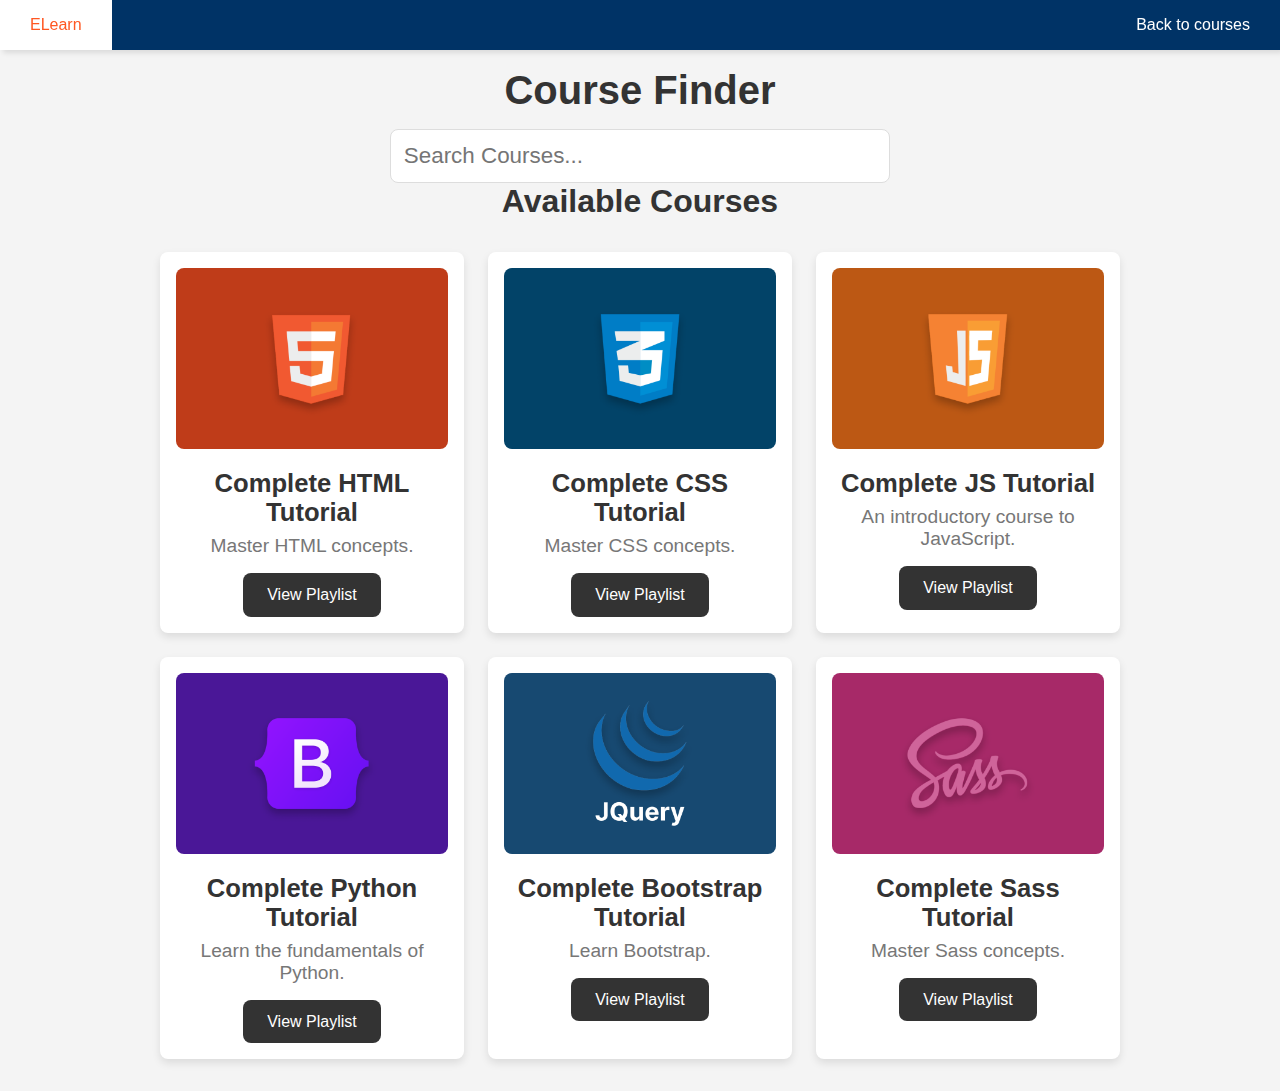
<file: ELearn/c.html>
<!DOCTYPE html>
<html lang="en">
<head>
    <meta charset="UTF-8">
    <meta name="viewport" content="width=device-width, initial-scale=1.0">
    <title>Courses Search</title>
    <link rel="stylesheet" href="c.css">
</head>
<body>
    <nav>
        <ul class="sidebar">
          <li onclick="hideSidebar()">
            <a href="#"><svg xmlns="http://www.w3.org/2000/svg" height="26" viewBox="0 96 960 960" width="26">
              <path d="m249 849-42-42 231-231-231-231 42-42 231 231 231-231 42 42-231 231 231 231-42 42-231-231-231 231Z"/>
            </svg></a>
          </li>
          <li class="highlight"><a href="htmlcsscourse.html">Back to courses</a></li>
        </ul> 
        <ul>
          <li><a href="#">ELearn</a></li>
          <li class="hideOnMobile highlight"><a href="htmlcsscourse.html">Back to courses</a></li>
          <li class="menu-button" onclick="showSidebar()">
            <a href="#"><svg class="hamburger-icon" xmlns="http://www.w3.org/2000/svg" height="24" viewBox="0 96 960 960" width="24">
              <path d="M120 816v-60h720v60H120Zm0-210v-60h720v60H120Zm0-210v-60h720v60H120Z"/>
            </svg></a>
          </li>
        </ul>
      </nav>


    <div class="container">
        <br><br>
            <center><h1>Course Finder</h1></center>
            <div class="search-bar">
                <input type="text" id="search-input" placeholder="Search Courses..." onkeyup="searchCourses()">
            </div>

        <section class="courses">
            <h2>Available Courses</h2>
            <div id="courses-container" class="courses-container">
                <!-- Course Cards will appear here -->
            </div>
        </section>
    </div>

    <script src="c.js"></script>
</body>
</html>
</file>
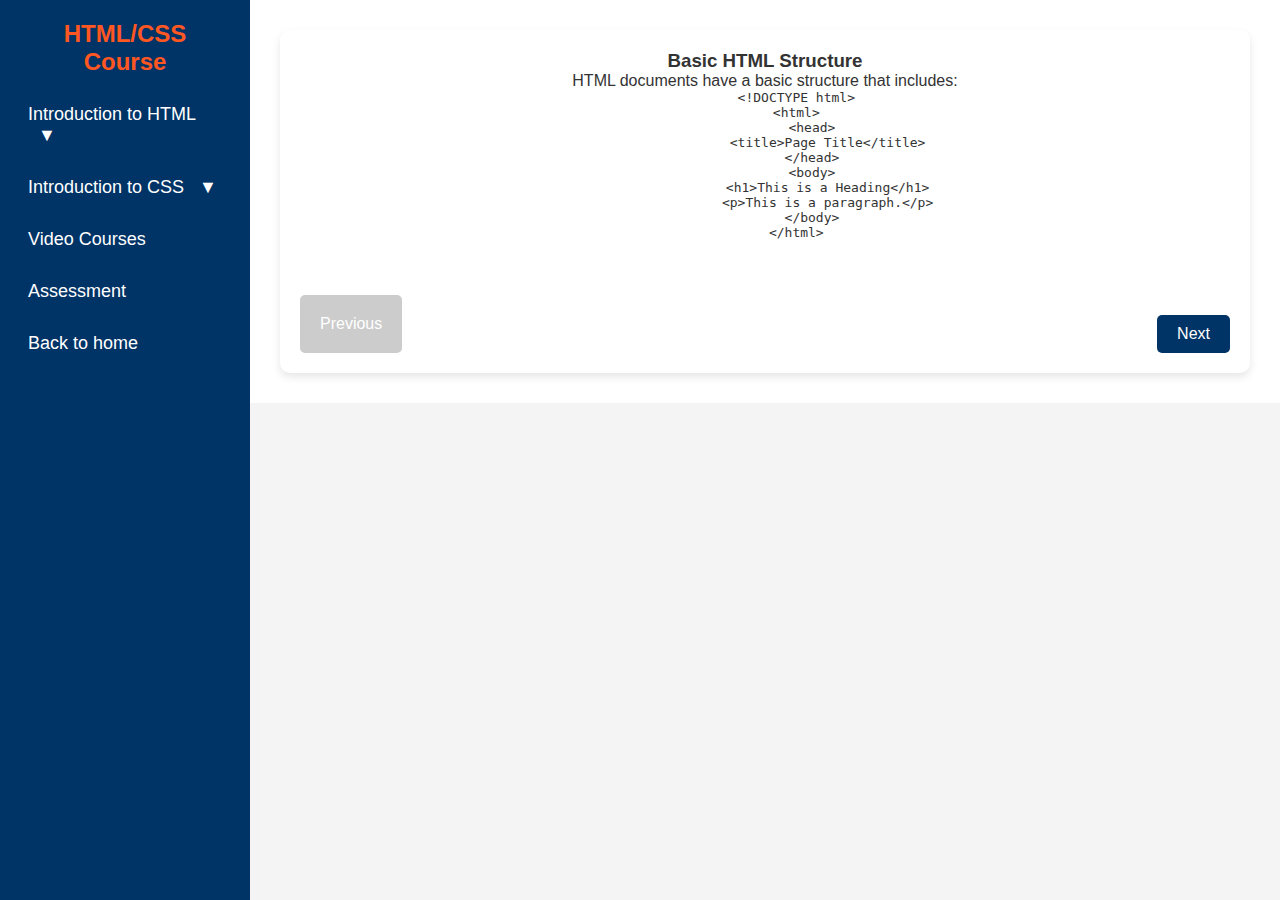
<file: ELearn/htmlcsscourse.html>
<!DOCTYPE html>
<html lang="en">
<head>
    <meta charset="UTF-8">
    <meta name="viewport" content="width=device-width, initial-scale=1.0">
    <title>HTML/CSS Introduction Course</title>
    <link rel="stylesheet" href="htmlcsscourse.css">
</head>
<body>
    
    <div class="container">
        <!-- Sidebar (Vertical Navigation Bar) -->
        <div class="sidebar">
            <h2>HTML/CSS Course</h2>
            <ul>
                <li>
                    <a href="javascript:void(0)" onclick="toggleSubMenu('htmlMenu', this)">Introduction to HTML <span class="dropdown">▼</span></a>
                    <ul id="htmlMenu" class="submenu">
                        <li><a href="javascript:void(0)" onclick="showContent('basicHTML')">Basic HTML Structure</a></li>
                        <li><a href="javascript:void(0)" onclick="showContent('htmlTags')">HTML Tags</a></li>
                    </ul>
                </li>
                <li>
                    <a href="javascript:void(0)" onclick="toggleSubMenu('cssMenu', this)">Introduction to CSS <span class="dropdown">▼</span></a>
                    <ul id="cssMenu" class="submenu">
                        <li><a href="javascript:void(0)" onclick="showContent('basicCSS')">Basic CSS Syntax</a></li>
                        <li><a href="javascript:void(0)" onclick="showContent('selectors')">CSS Selectors</a></li>
                    </ul>
                </li>
                <li><a href="playlisthtmlcss.html">Video Courses</a></li>
                <li><a href="htmlcssquiz.html">Assessment</a></li>
                <li><a href="index.html">Back to home</a></li>
            </ul>
        </div>

        <!-- Main Content Area -->
        <div class="main-content">
            <div id="flash-card">
                <div id="course-content">
                    <h3>Welcome to the HTML/CSS Course</h3>
                    <p>Click on a topic to see the course content here.</p>
                </div>

                <!-- Navigation buttons inside the flash card -->
                <div id="nav-buttons">
                    <button id="prev-btn" onclick="navigate('prev')" disabled>Previous</button>
                    <button id="next-btn" onclick="navigate('next')">Next</button>
                </div>
            </div>

            <!-- Assessment Section -->
            <section id="assessment" class="hidden">
                <h2>HTML & CSS Quiz</h2>
                <div id="quiz-container">
                    <div id="question-container">
                        <p id="question">What is the capital of France?</p>
                        <div id="options">
                            <label>
                                <input type="radio" name="option" value="A" class="option"> Berlin
                            </label>
                            <label>
                                <input type="radio" name="option" value="B" class="option"> Madrid
                            </label>
                            <label>
                                <input type="radio" name="option" value="C" class="option"> Paris
                            </label>
                            <label>
                                <input type="radio" name="option" value="D" class="option"> Rome
                            </label>
                        </div>
                        <div id="timer">10 seconds left</div>
                        <button id="next-btn" class="hidden">Next Question</button>
                    </div>
                    <div id="result-container" class="hidden">
                        <h3>Your Results:</h3>
                        <div id="score"></div>
                        <div id="appreciation"></div>
                        <button id="check-answers-btn">Check Answers</button>
                    </div>
                    <div id="answers-container" class="hidden">
                        <h3>Answers:</h3>
                        <div id="selected-answers"></div>
                        <div id="correct-answers"></div>
                    </div>
                </div>
            </section>
        </div>
    </div>

    <script src="htmlcsscourse.js"></script>
</body>
</html>
</file>
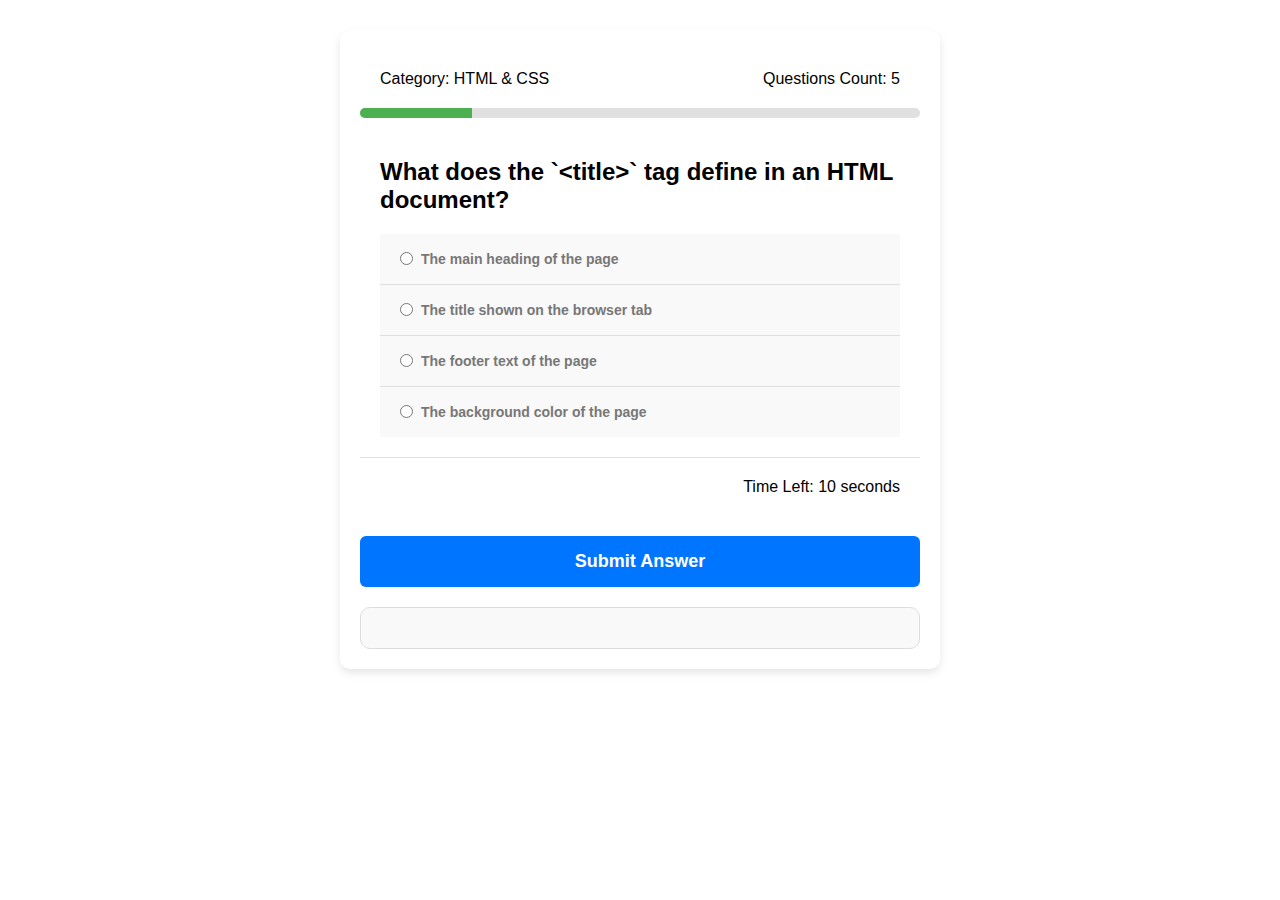
<file: ELearn/htmlcssquiz.html>
<!DOCTYPE html>
<html lang="en">
  <head>
    <meta charset="UTF-8" />
    <meta name="viewport" content="width=device-width, initial-scale=1.0" />
    <title>Quiz App</title>
    <link rel="stylesheet" href="htmlcssquiz.css" />
  </head>
  <body>
    <div class="quiz-app">
      <div class="quiz-info">
        <div class="category">Category: <span>HTML & CSS</span></div>
        <div class="count">Questions Count: <span class="total-questions">5</span></div>
      </div>
      <div class="progress-container">
        <div class="progress-bar"></div>
      </div>
      <div class="quiz-area"></div>
      <div class="answers-area"></div>
      <div class="bullets">
        <div class="spans"></div>
        <div class="countdown">Time Left: <span class="timer">10</span> seconds</div>
      </div>
      <button class="submit-button">Submit Answer</button>
      <div class="results"></div>
    </div>
    <script src="htmlcssquiz.js"></script>
  </body>
</html>
</file>
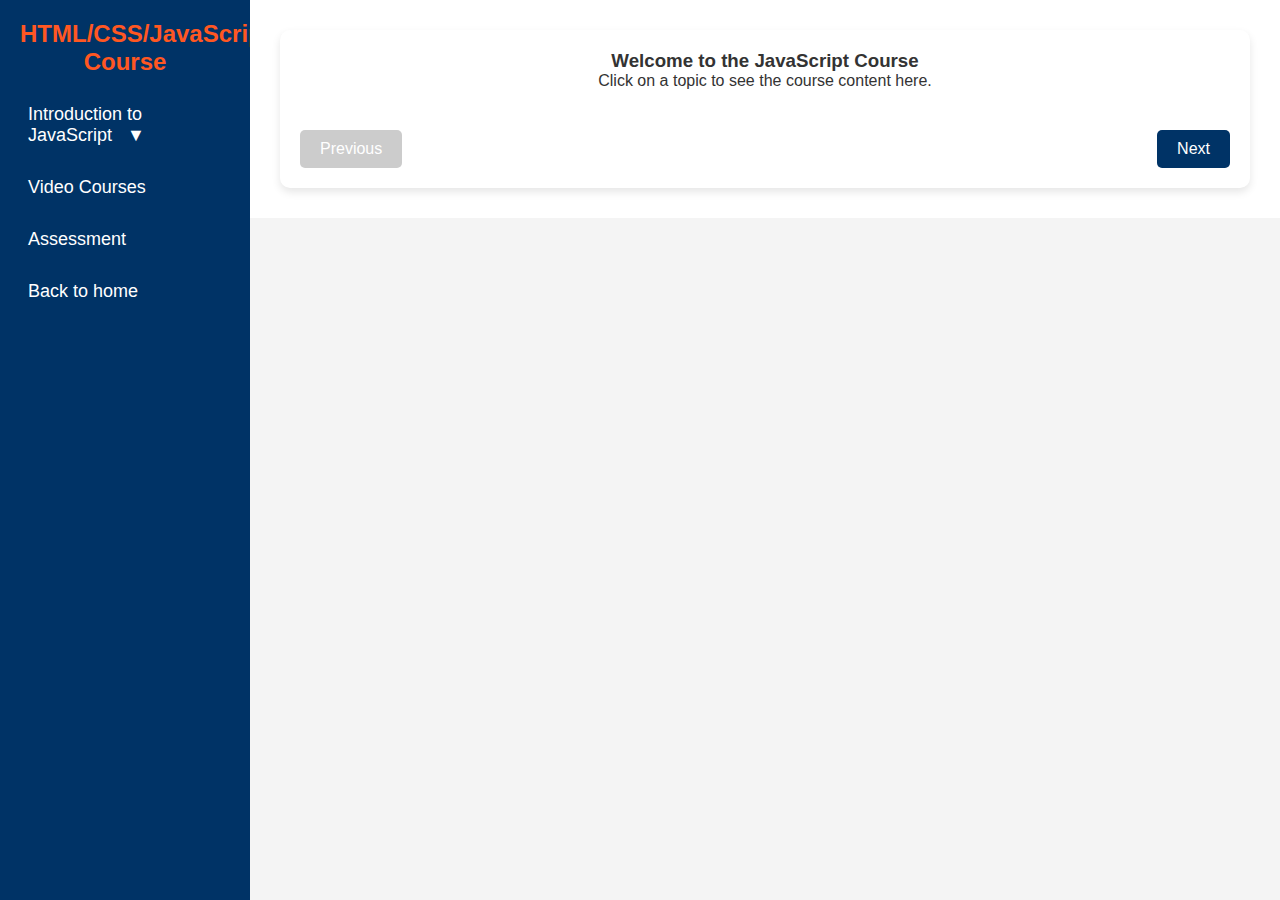
<file: ELearn/javascriptcourse.html>
<!DOCTYPE html>
<html lang="en">
<head>
    <meta charset="UTF-8">
    <meta name="viewport" content="width=device-width, initial-scale=1.0">
    <title>HTML/CSS/JavaScript Introduction Course</title>
    <link rel="stylesheet" href="javascriptcourse.css">
</head>
<body>
    
    <div class="container">
        <!-- Sidebar (Vertical Navigation Bar) -->
        <div class="sidebar">
            <h2>HTML/CSS/JavaScript Course</h2>
            <ul>
                <li>
                    <a href="javascript:void(0)" onclick="toggleSubMenu('jsMenu', this)">Introduction to JavaScript <span class="dropdown">▼</span></a>
                    <ul id="jsMenu" class="submenu">
                        <li><a href="javascript:void(0)" onclick="showContent('basicJS')">Basic JavaScript Syntax</a></li>
                        <li><a href="javascript:void(0)" onclick="showContent('variables')">JavaScript Variables</a></li>
                        <li><a href="javascript:void(0)" onclick="showContent('functions')">JavaScript Functions</a></li>
                    </ul>
                </li>
                <li><a href="playlistjs.html">Video Courses</a></li>
                <li><a href="jsquiz.html">Assessment</a></li>
                <li><a href="index.html">Back to home</a></li>
            </ul>
        </div>

        <!-- Main Content Area -->
        <div class="main-content">
            <div id="flash-card">
                <div id="course-content">
                    <h3>Welcome to the JavaScript Course</h3>
                    <p>Click on a topic to see the course content here.</p>
                </div>

                <!-- Navigation buttons inside the flash card -->
                <div id="nav-buttons">
                    <button id="prev-btn" onclick="navigate('prev')" disabled>Previous</button>
                    <button id="next-btn" onclick="navigate('next')">Next</button>
                </div>
            </div>
        </div>
    </div>

    <script src="javascriptcourse.js"></script>
</body>
</html>
</file>
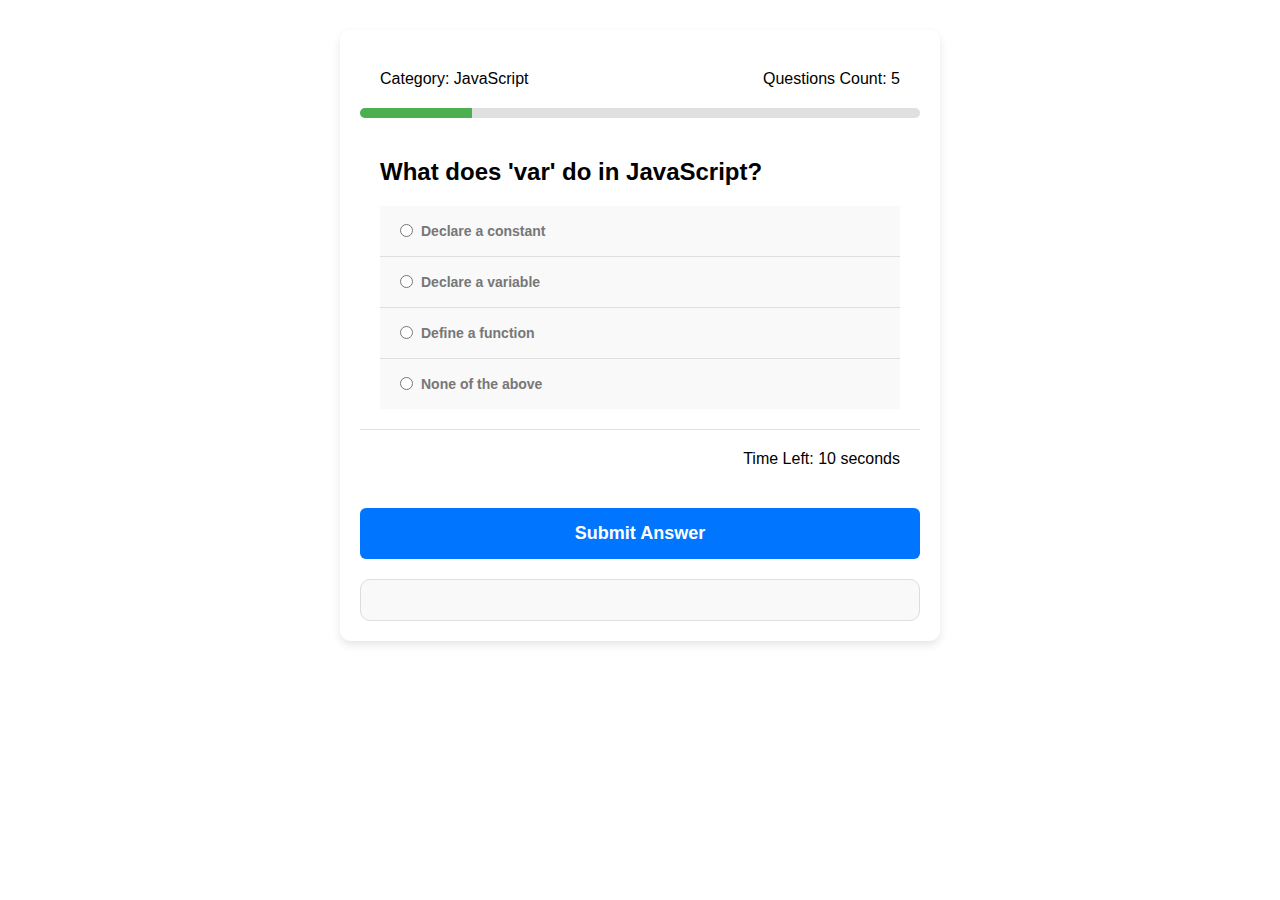
<file: ELearn/jsquiz copy.html>
<!DOCTYPE html>
<html lang="en">
  <head>
    <meta charset="UTF-8" />
    <meta name="viewport" content="width=device-width, initial-scale=1.0" />
    <title>Quiz App</title>
    <link rel="stylesheet" href="htmlcssquiz.css" />
  </head>
  <body>
    <div class="quiz-app">
      <div class="quiz-info">
        <div class="category">Category: <span>JavaScript</span></div>
        <div class="count">Questions Count: <span class="total-questions">5</span></div>
      </div>
      <div class="progress-container">
        <div class="progress-bar"></div>
      </div>
      <div class="quiz-area"></div>
      <div class="answers-area"></div>
      <div class="bullets">
        <div class="spans"></div>
        <div class="countdown">Time Left: <span class="timer">10</span> seconds</div>
      </div>
      <button class="submit-button">Submit Answer</button>
      <div class="results"></div>
    </div>
    <script src="jsquiz.js"></script>
  </body>
</html>
</file>
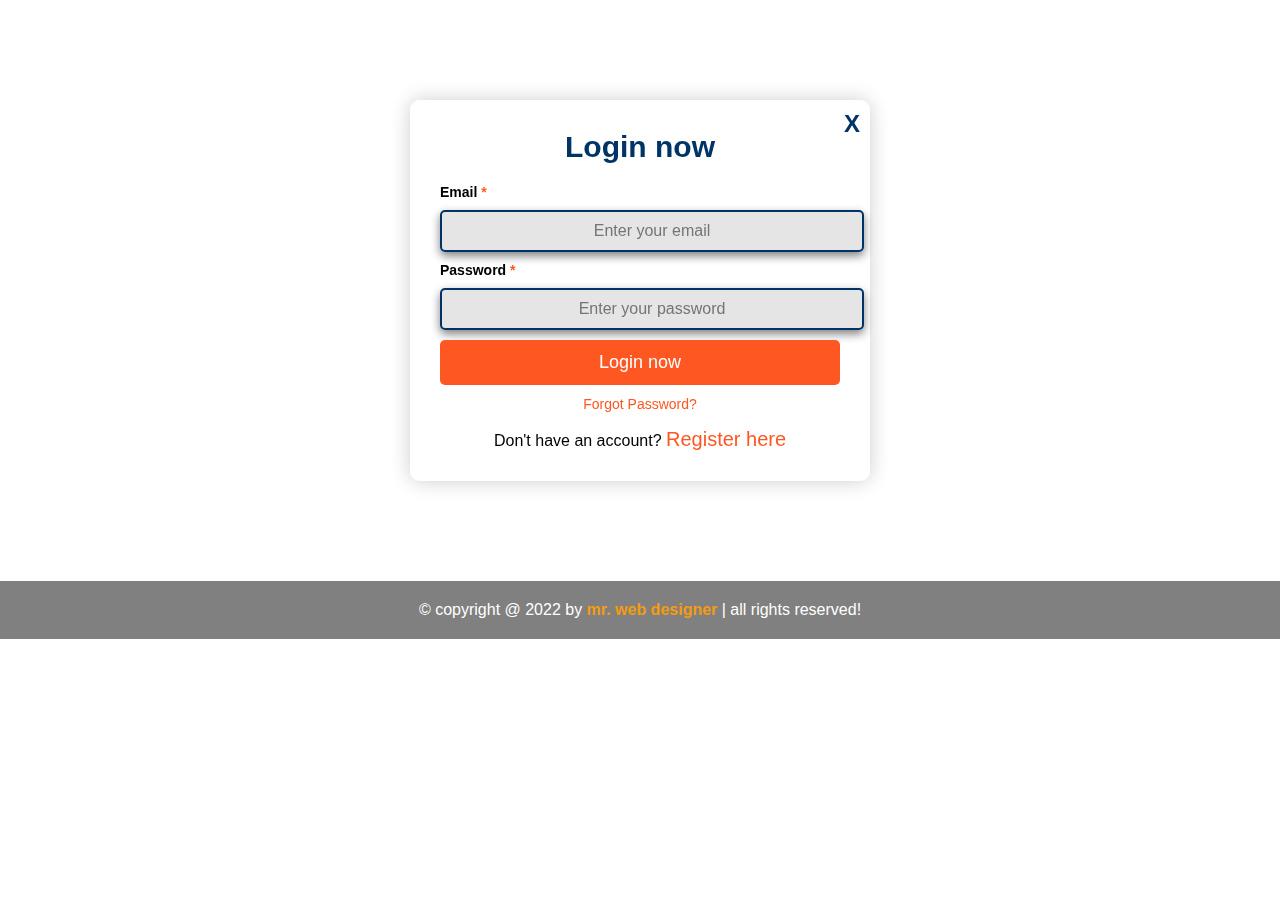
<file: ELearn/logins.html>
<!DOCTYPE html>
<html lang="en">
<head>
   <meta charset="UTF-8">
   <meta http-equiv="X-UA-Compatible" content="IE=edge">
   <meta name="viewport" content="width=device-width, initial-scale=1.0">
   <title>Login</title>

   <!-- Font Awesome CDN link -->
   <link rel="stylesheet" href="https://cdnjs.cloudflare.com/ajax/libs/font-awesome/6.1.2/css/all.min.css">

   <!-- Custom CSS file link -->
   <link rel="stylesheet" href="style.css">
</head>
<body> 

<section class="form-container">
   <!-- Close Button (X) -->
   <button class="close-btn" onclick="window.history.back();">X</button>

   <form action="" method="post" enctype="multipart/form-data">
      <h3>Login now</h3>
      <h5>Email <span>*</span></h5>
      <input type="email" name="email" placeholder="Enter your email" required maxlength="50" class="box">
      <h5>Password <span>*</span></h5>
      <input type="password" name="pass" placeholder="Enter your password" required maxlength="20" class="box">
      <input type="submit" value="Login now" name="submit" class="btn">
   </form>

   <!-- Forgot Password Link -->
   <div class="forgot-password">
      <a href="forgot-password.html">Forgot Password?</a>
   </div>

   <!-- Register Link -->
   <div class="register-link">
      <p>Don't have an account? <a href="registers.html">Register here</a></p>
   </div>
</section>

<footer class="footer">
   &copy; copyright @ 2022 by <span>mr. web designer</span> | all rights reserved!
</footer>

<!-- Custom JS file link -->
<script src="script.js"></script>

</body>
</html>
</file>
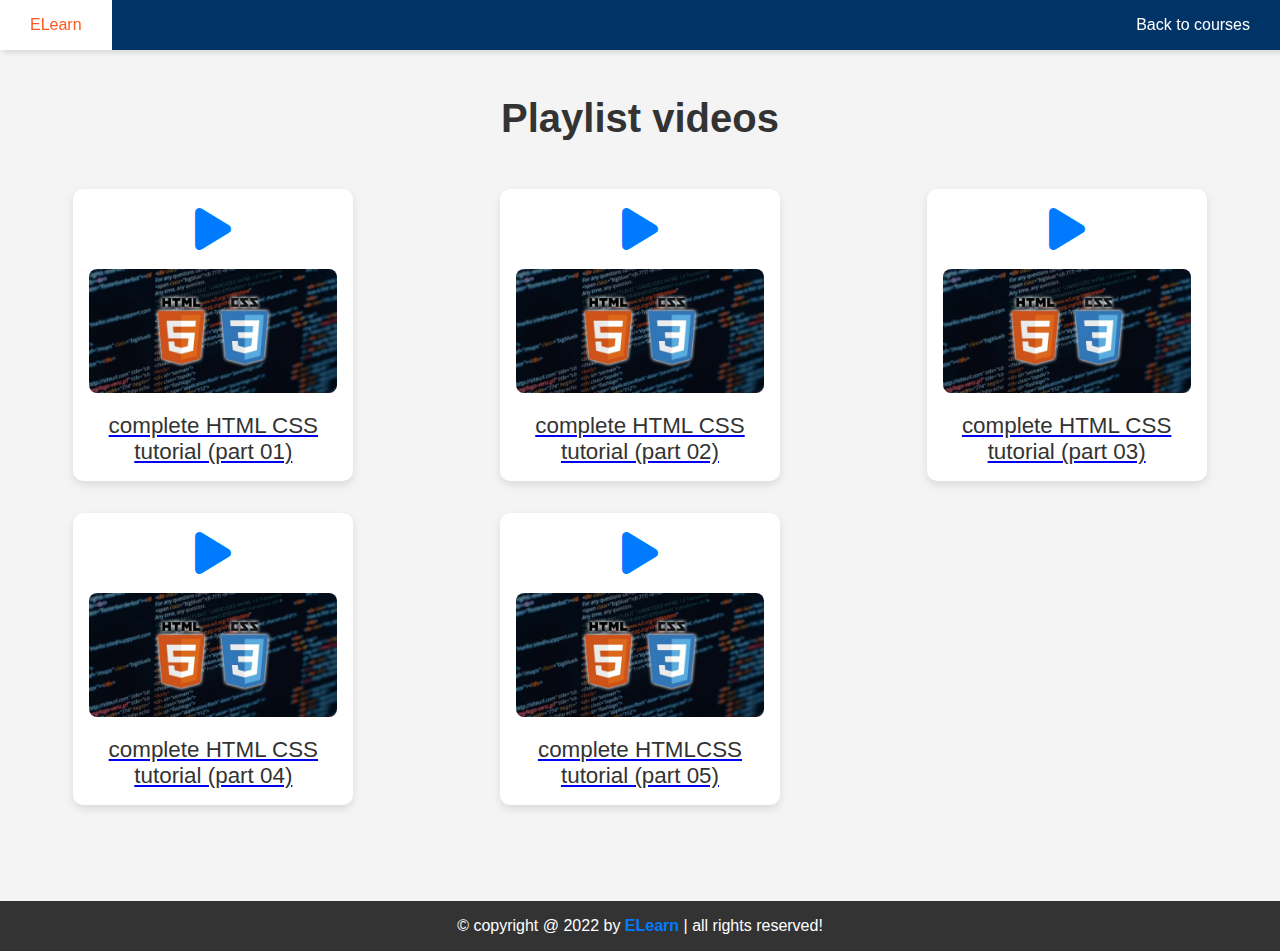
<file: ELearn/playlisthtmlcss.html>
<!DOCTYPE html>
<html lang="en">
<head>
   <meta charset="UTF-8">
   <meta http-equiv="X-UA-Compatible" content="IE=edge">
   <meta name="viewport" content="width=device-width, initial-scale=1.0">
   <title>video playlist</title>

   <!-- font awesome cdn link  -->
   <link rel="stylesheet" href="https://cdnjs.cloudflare.com/ajax/libs/font-awesome/6.1.2/css/all.min.css">

   <!-- custom css file link  -->
   <link rel="stylesheet" href="playlisthtmlcss.css"> 

</head>
<body>
   <nav>
      <ul class="sidebar">
        <li onclick="hideSidebar()">
          <a href="#"><svg xmlns="http://www.w3.org/2000/svg" height="26" viewBox="0 96 960 960" width="26">
            <path d="m249 849-42-42 231-231-231-231 42-42 231 231 231-231 42 42-231 231 231 231-42 42-231-231-231 231Z"/>
          </svg></a>
        </li>
        <li class="highlight"><a href="htmlcsscourse.html">Back to courses</a></li>
      </ul> 
      <ul>
        <li><a href="#">ELearn</a></li>
        <li class="hideOnMobile highlight"><a href="htmlcsscourse.html">Back to courses</a></li>
        <li class="menu-button" onclick="showSidebar()">
          <a href="#"><svg class="hamburger-icon" xmlns="http://www.w3.org/2000/svg" height="24" viewBox="0 96 960 960" width="24">
            <path d="M120 816v-60h720v60H120Zm0-210v-60h720v60H120Zm0-210v-60h720v60H120Z"/>
          </svg></a>
        </li>
      </ul>
    </nav>
<section class="playlist-videos" id="search">

   <h1 class="heading">Playlist videos</h1>

   <div class="box-container">

      <a class="box" href="watch-videohtmlcss.html">
         <i class="fas fa-play"></i>
         <img src="htmlcss.webp" alt="">
         <h3>complete HTML CSS tutorial (part 01)</h3>
      </a>

      <a class="box" href="watch-videohtmlcss.html">
         <i class="fas fa-play"></i>
         <img src="htmlcss.webp" alt="">
         <h3>complete HTML CSS tutorial (part 02)</h3>
      </a>

      <a class="box" href="watch-videohtmlcss.html">
         <i class="fas fa-play"></i>
         <img src="htmlcss.webp" alt="">
         <h3>complete HTML CSS tutorial (part 03)</h3>
      </a>

      <a class="box" href="watch-videohtmlcss.html">
         <i class="fas fa-play"></i>
         <img src="htmlcss.webp" alt="">
         <h3>complete HTML CSS tutorial (part 04)</h3>
      </a>

      <a class="box" href="watch-videohtmlcss.html">
         <i class="fas fa-play"></i>
         <img src="htmlcss.webp" alt="">
         <h3>complete HTMLCSS tutorial (part 05)</h3>
      </a>


   </div>

</section>













<footer class="footer">

   &copy; copyright @ 2022 by <span>ELearn</span> | all rights reserved!

</footer>

<!-- custom js file link  -->
<script src="script.js"></script>

   
</body>
</html>
</file>
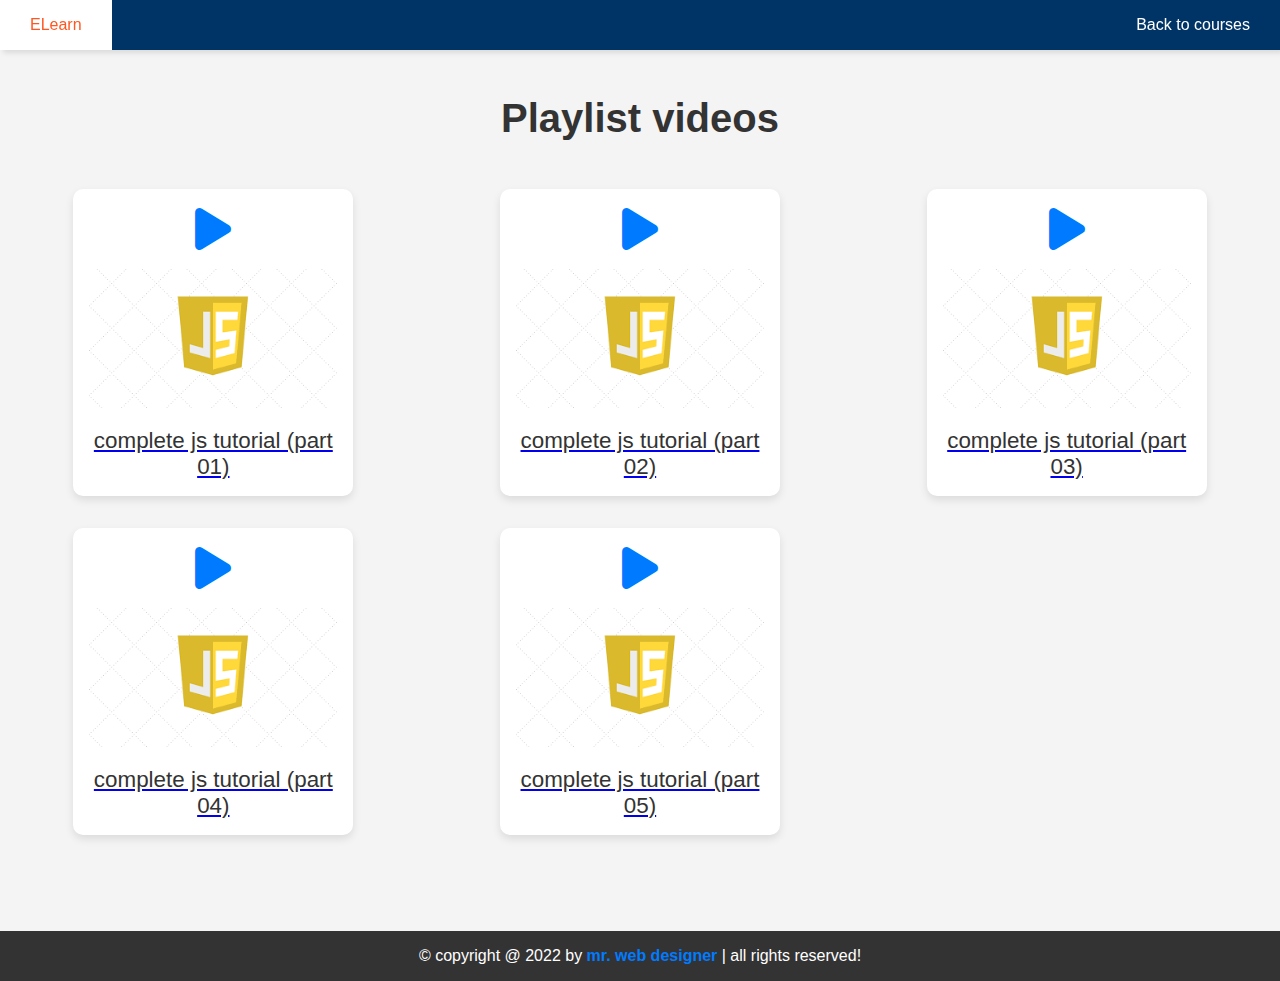
<file: ELearn/playlistjs.html>
<!DOCTYPE html>
<html lang="en">
<head>
   <meta charset="UTF-8">
   <meta http-equiv="X-UA-Compatible" content="IE=edge">
   <meta name="viewport" content="width=device-width, initial-scale=1.0">
   <title>video playlist</title>

   <!-- font awesome cdn link  -->
   <link rel="stylesheet" href="https://cdnjs.cloudflare.com/ajax/libs/font-awesome/6.1.2/css/all.min.css">

   <!-- custom css file link  -->
   <link rel="stylesheet" href="playlisthtmlcss.css">

</head>
<body>

   <nav>
      <ul class="sidebar">
        <li onclick="hideSidebar()">
          <a href="#"><svg xmlns="http://www.w3.org/2000/svg" height="26" viewBox="0 96 960 960" width="26">
            <path d="m249 849-42-42 231-231-231-231 42-42 231 231 231-231 42 42-231 231 231 231-42 42-231-231-231 231Z"/>
          </svg></a>
        </li>
        <li class="highlight"><a href="c.html">Back to courses</a></li>
      </ul> 
      <ul>
        <li><a href="#">ELearn</a></li>
        <li class="hideOnMobile highlight"><a href="c.html">Back to courses</a></li>
        <li class="menu-button" onclick="showSidebar()">
          <a href="#"><svg class="hamburger-icon" xmlns="http://www.w3.org/2000/svg" height="24" viewBox="0 96 960 960" width="24">
            <path d="M120 816v-60h720v60H120Zm0-210v-60h720v60H120Zm0-210v-60h720v60H120Z"/>
          </svg></a>
        </li>
      </ul>
    </nav> 

<section class="playlist-videos" id="search">

   <h1 class="heading">Playlist videos</h1>

   <div class="box-container">

      <a class="box" href="watch-videojs.html">
         <i class="fas fa-play"></i>
         <img src="js.png" alt="">
         <h3>complete js tutorial (part 01)</h3>
      </a>

      <a class="box" href="watch-videojs.html">
         <i class="fas fa-play"></i>
         <img src="js.png" alt="">
         <h3>complete js tutorial (part 02)</h3>
      </a>

      <a class="box" href="watch-videojs.html">
         <i class="fas fa-play"></i>
         <img src="js.png" alt="">
         <h3>complete js tutorial (part 03)</h3>
      </a>

      <a class="box" href="watch-videojs.html">
         <i class="fas fa-play"></i>
         <img src="js.png" alt="">
         <h3>complete js tutorial (part 04)</h3>
      </a>

      <a class="box" href="watch-videojs.html">
         <i class="fas fa-play"></i>
         <img src="js.png" alt="">
         <h3>complete js tutorial (part 05)</h3>
      </a>


   </div>

</section>













<footer class="footer">

   &copy; copyright @ 2022 by <span>mr. web designer</span> | all rights reserved!

</footer>

<!-- custom js file link  -->
<script src="script.js"></script>

   
</body>
</html>
</file>
<file: ELearn/htmlcsscourse.css>
/* General Styles */
* {
  margin: 0;
  padding: 0;
  box-sizing: border-box;
}

body {
  font-family: Arial, sans-serif;
  background-color: #f4f4f4;
  color: #333;
}

/* Container for the sidebar and main content */
.container {
  display: flex;
}

/* Sidebar (Vertical Navigation Bar) */
.sidebar {
  width: 250px;
  height: 100vh;
  background-color: #003366;
  color: white;
  padding: 20px;
  position: fixed;
  top: 0;
  left: 0;
  overflow-y: auto;
  transition: all 0.3s ease;
}

.sidebar h2 {
  font-size: 24px;
  margin-bottom: 20px;
  text-align: center;
  color: #FF5722;
}

.sidebar ul {
  list-style-type: none;
}

.sidebar ul li {
  margin: 15px 0;
}

.sidebar ul li a {
  color: white;
  text-decoration: none;
  font-size: 18px;
  display: block;
  padding: 8px;
  border-radius: 4px;
  transition: background-color 0.3s ease;
}

.sidebar ul li a:hover {
  background-color: white;
  color: #FF5722;
}

.sidebar ul ul {
  padding-left: 20px;
  display: none;
}

.sidebar ul li > a {
  cursor: pointer;
}

.sidebar ul li a .dropdown {
  margin-left: 10px;
  font-size: 18px;
  font-weight: bold;
}

/* Main Content Area */
.main-content {
  margin-left: 250px;
  padding: 30px;
  width: calc(100% - 250px);
  background-color: white;
}

#flash-card {
  background-color: white;
  border-radius: 10px;
  box-shadow: 0 4px 8px rgba(0, 0, 0, 0.1);
  padding: 20px;
  color: #333;
  display: flex;
  flex-direction: column;
  justify-content: center;
  align-items: center;
}

#course-content {
  text-align: center;
  margin-bottom: 20px;
}

#nav-buttons {
  display: flex;
  justify-content: space-between;
  width: 100%;
  margin-top: 20px;
}

#nav-buttons button {
  padding: 10px 20px;
  font-size: 16px;
  cursor: pointer;
  background-color: #003366;
  color: white;
  border: none;
  border-radius: 5px;
  transition: background-color 0.3s ease;
}

#nav-buttons button:hover {
  background-color: #FF5722;
}

#nav-buttons button:disabled {
  background-color: #ccc;
  cursor: not-allowed;
}

/* Quiz Styles */
#quiz-container {
  background-color: white;
  padding: 20px;
  border-radius: 8px;
  box-shadow: 0 2px 5px rgba(0, 0, 0, 0.1);
}

#question-container {
  margin-bottom: 20px;
}

.option {
  display: inline-block;
  margin: 5px;
  font-size: 16px;
  padding: 10px;
  border-radius: 5px;
  background-color: #3a6cf4;
  color: white;
  border: none;
  cursor: pointer;
  transition: background-color 0.3s ease;
}

.option:hover {
  background-color: #2a52b5;
}

#timer {
  font-size: 20px;
  margin-top: 10px;
}

#next-btn {
  margin-top: 20px;
  padding: 10px 20px;
  background-color: #3a6cf4;
  color: white;
  border: none;
  cursor: pointer;
}

#next-btn:hover {
  background-color: #2a52b5;
}

.hidden {
  display: none;
}

#result-container {
  margin-top: 30px;
}

#result-container h3 {
  text-align: center;
}

#appreciation {
  font-size: 18px;
  text-align: center;
  margin-top: 10px;
}

label {
  display: block;
  margin: 10px 0;
  font-size: 16px;
}

input[type="radio"]:checked + label {
  background-color: #2a52b5;
  color: white;
}

#answers-container {
  margin-top: 20px;
}

#selected-answers, #correct-answers {
  margin: 10px 0;
}

#selected-answers p, #correct-answers p {
  margin: 5px 0;
}
</file>
<file: ELearn/htmlcssquiz.css>
* {
    box-sizing: border-box;
  }
  
  body {
    font-family: Tahoma, Arial;
  }
  
  .quiz-app {
    margin: 20px auto;
    width: 800px;
    background-color: #f8f8f8;
    padding: 15px;
  }
  
  .quiz-app .quiz-info {
    display: flex;
    background-color: #fff;
    padding: 20px;
  }
  
  .quiz-app .quiz-info .category {
    flex: 1;
  }
  
  .quiz-app .quiz-info .count {
    flex: 1;
    text-align: right;
  }
  
  .quiz-app .quiz-area {
    background-color: #fff;
    padding: 20px;
    margin-top: 15px;
  }
  
  .quiz-app .quiz-area h2 {
    margin: 0;
  }
  
  .quiz-app .answers-area {
    background-color: #fff;
    padding: 0 20px 20px;
  }
  
  .quiz-app .answers-area .answer {
    background-color: #f9f9f9;
    padding: 15px;
  }
  
  .quiz-app .answers-area .answer:not(:last-child) {
    border-bottom: 1px solid #dfdfdf;
  }
  
  .quiz-app .answers-area .answer input[type="Radio"]:checked + label {
    color: #0075ff;
  }
  
  .quiz-app .answers-area .answer label {
    cursor: pointer;
    font-weight: bold;
    color: #777;
    font-size: 14px;
    margin-left: 5px;
    position: relative;
    top: -1px;
  }
  
  .quiz-app .submit-button {
    background-color: #0075ff;
    display: block;
    width: 100%;
    padding: 15px;
    border: none;
    color: #fff;
    font-weight: bold;
    font-size: 18px;
    cursor: pointer;
    border-radius: 6px;
    margin: 20px auto;
  }
  
  .quiz-app .submit-button:focus {
    outline: none;
  }
  
  .quiz-app .bullets {
    border-top: 1px solid #dfdfdf;
    background-color: #fff;
    display: flex;
    padding: 20px;
  }
  
  .quiz-app .bullets .spans {
    flex: 1;
    display: flex;
  }
  
  .quiz-app .bullets .spans span {
    width: 20px;
    height: 20px;
    background-color: #ddd;
    margin-right: 5px;
    border-radius: 50%;
  }
  
  .quiz-app .bullets .spans span.on {
    background-color: #0075ff;
  }
  
  .quiz-app .results span {
    font-weight: bold;
  }
  
  .quiz-app .results span.bad {
    color: #dc0a0a;
  }
  
  .quiz-app .results span.good {
    color: #009688;
  }
  
  .quiz-app .results span.perfect {
    color: #0075ff;
  }
  
  .quiz-app {
    max-width: 600px;
    margin: 30px auto;
    padding: 20px;
    background-color: #ffffff;
    border-radius: 10px;
    box-shadow: 0 4px 8px rgba(0, 0, 0, 0.1);
  }
  
  .timer-container {
    font-size: 18px;
    margin-bottom: 10px;
  }
  
  .progress-container {
    height: 10px;
    width: 100%;
    background-color: #e0e0e0;
    border-radius: 5px;
    overflow: hidden;
    margin-bottom: 20px;
  }
  
  .progress-bar {
    height: 100%;
    width: 0;
    background-color: #4caf50;
    transition: width 0.3s ease;
  }
  
  .results {
    text-align: center;
    background-color: #f9f9f9;
    padding: 20px;
    border: 1px solid #ddd;
    border-radius: 10px;
  }
  
  .results .feedback p {
    font-size: 18px;
    margin: 10px 0;
  }
  
  .results .perfect {
    color: #4caf50;
    font-weight: bold;
  }
  
  .results .good {
    color: #009688;
    font-weight: bold;
  }
  
  .results .average {
    color: #ff9800;
    font-weight: bold;
  }
  
  .results .bad {
    color: #f44336;
    font-weight: bold;
  }
  
  .results .summary {
    font-size: 16px;
    margin: 20px 0;
  }
  
  .results .restart-button {
    background-color: #0075ff;
    color: white;
    padding: 10px 20px;
    border: none;
    border-radius: 5px;
    cursor: pointer;
    font-size: 16px;
  }
  
  .results .restart-button:hover {
    background-color: #0057cc;
  }
</file>
<file: ELearn/javascriptcourse.css>
/* General Styles */
* {
    margin: 0;
    padding: 0;
    box-sizing: border-box;
}

body {
    font-family: Arial, sans-serif;
    background-color: #f4f4f4;
    color: #333;
}

/* Container for the sidebar and main content */
.container {
    display: flex;
}

/* Sidebar (Vertical Navigation Bar) */
.sidebar {
    width: 250px;
    height: 100vh;
    background-color: #003366;
    color: white;
    padding: 20px;
    position: fixed;
    top: 0;
    left: 0;
    overflow-y: auto;
}

.sidebar h2 {
    font-size: 24px;
    margin-bottom: 20px;
    text-align: center;
    color: #FF5722;
}

.sidebar ul {
    list-style-type: none;
}

.sidebar ul li {
    margin: 15px 0;
}

.sidebar ul li a {
    color: white;
    text-decoration: none;
    font-size: 18px;
    display: block;
    padding: 8px;
    border-radius: 4px;
    transition: background-color 0.3s ease;
}

.sidebar ul li a:hover {
    background-color: white;
    color: #FF5722;
}

.sidebar ul ul {
    padding-left: 20px;
    display: none;
}

.sidebar ul li > a {
    cursor: pointer;
}

/* Dropdown symbol styling */
.sidebar ul li a .dropdown {
    margin-left: 10px;
    font-size: 18px;
    font-weight: bold;
}

/* Main Content Area */
.main-content {
    margin-left: 250px;
    padding: 30px;
    width: calc(100% - 250px);
    background-color: white;
}

#flash-card {
    background-color: white;
    border-radius: 10px;
    box-shadow: 0 4px 8px rgba(0, 0, 0, 0.1);
    padding: 20px;
    color: #333;
    display: flex;
    flex-direction: column;
    justify-content: center;
    align-items: center;
}

#course-content {
    text-align: center;
    margin-bottom: 20px;
}

#nav-buttons {
    display: flex;
    justify-content: space-between;
    width: 100%;
    margin-top: 20px;
}

#nav-buttons button {
    padding: 10px 20px;
    font-size: 16px;
    cursor: pointer;
    background-color: #003366;
    color: white;
    border: none;
    border-radius: 5px;
    transition: background-color 0.3s ease;
}

#nav-buttons button:hover {
    background-color: #FF5722;
}

#nav-buttons button:disabled {
    background-color: #ccc;
    cursor: not-allowed;
}

/* Completion Message */
#completion-message {
    margin-top: 20px;
    text-align: center;
    color: #4caf50;
}

.hidden {
    display: none;
}

/* Add some transitions for smooth hover effects */
.sidebar ul li a, .sidebar ul li {
    transition: all 0.3s ease;
}

/* Style for code blocks */
code {
    background-color: #f4f4f4;
    padding: 4px 8px;
    border-radius: 4px;
    font-family: "Courier New", Courier, monospace;
}

pre code {
    display: block;
    white-space: pre-wrap;
    word-wrap: break-word;
    background-color: #f5f5f5;
    padding: 10px;
    border-radius: 4px;
}
</file>
<file: ELearn/c.css>
/* Reset default margin and padding */
* {
    margin: 0;
    padding: 0;
    box-sizing: border-box;
}

body {
    font-family: Arial, sans-serif;
    background-color: #f4f4f4;
    color: #333;
}

.container {
    width: 80%;
    margin: 0 auto;
    padding: 2rem;
}

header {
    text-align: center;
    margin-bottom: 2rem;
}

h1 {
    font-size: 2.5rem;
    color: #333;
}

.search-bar {
    margin-top: 1rem;
}

.search-bar input {
    width: 100%;
    padding: 0.8rem;
    font-size: 1.4rem;
    border-radius: 0.5rem;
    border: 1px solid #ddd;
    max-width: 500px;
    margin: 0 auto;
    display: block;
}

.courses {
    text-align: center;
}

.courses h2 {
    font-size: 2rem;
    margin-bottom: 2rem;
}

.courses-container {
    display: grid;
    grid-template-columns: repeat(3, 1fr);
    gap: 1.5rem;
    margin-top: 2rem;
}

.course-card {
    background-color: white;
    padding: 1rem;
    border-radius: 0.5rem;
    box-shadow: 0 4px 8px rgba(0, 0, 0, 0.1);
    text-align: center;
}

.course-card img {
    max-width: 100%;
    border-radius: 0.5rem;
}

.course-card h3 {
    font-size: 1.6rem;
    margin-top: 1rem;
}

.course-card p {
    font-size: 1.2rem;
    color: #777;
    margin-top: 0.5rem;
}

.inline-btn {
    background-color: #333;
    color: white;
    padding: 0.8rem 1.5rem;
    border-radius: 0.5rem;
    text-decoration: none;
    margin-top: 1rem;
    display: inline-block;
}

.inline-btn:hover {
    background-color: #555;
}
/* Navbar Styles */
nav {
    background-color: #003366;
    box-shadow: 3px 3px 5px rgba(0, 0, 0, 0.1);
    z-index: 10;
    position: fixed;
    top: 0;
    left: 0;
    width: 100%;
    height: 50px;
  }
  
  nav ul {
    width: 100%;
    list-style: none;
    display: flex;
    justify-content: flex-end;
    align-items: center;
  }
  
  nav li {
    height: 50px;
  }
  
  nav a {
    height: 100%;
    padding: 0 30px;
    text-decoration: none;
    display: flex;
    align-items: center;
    color: white;
  }
  
  /* Don't change the background color of the hamburger icon on hover */
  nav a:hover {
    background-color: white; /* Remove hover background color */
    color:#FF5722;
  }
  
  nav li:first-child {
    margin-right: auto;
  }
  
  /* Sidebar Styles */
  .sidebar {
    position: fixed;
    top: 0;
    right: 0;
    height: 100vh;
    width: 250px;
    background-color: rgba(255, 255, 255, 0.15);
    backdrop-filter: blur(12px);
    box-shadow: -10px 0 10px rgba(0, 0, 0, 0.1);
    list-style: none;
    display: none;
    flex-direction: column;
    align-items: flex-start;
    justify-content: flex-start;
  }
  
  .sidebar li {
    width: 100%;
  }
  
  .sidebar a {
    width: 100%;
  }
  
  .menu-button {
    display: none;
  }
  .highlight:hover{
    background-color: #FF5722;
  }
  /* Responsive Design */
  @media (max-width: 1200px) {
  
    .btn {
      padding: 10px 18px; /* Adjust button size for medium screens */
      font-size: 0.9rem;
    }
  }
  
  @media (max-width: 800px) {
    /* Hide large menu items on small screens */
    .hideOnMobile {
      display: none;
    }
  
    /* Show the menu button for mobile */
    .menu-button {
      display: block;
    }
  
  
    .buttons-container {
      top: 50%; /* Move the buttons closer to the text */
      flex-direction: column; /* Stack buttons vertically */
    }
  
    .btn {
      width: 100%;
      padding: 14px;
      font-size: 1rem;
    }
  }
  
  @media (max-width: 500px) {
    .btn {
      padding: 12px;
      font-size: 0.9rem;
    }
  }
  
  @media (max-width: 400px) {
    .sidebar {
      width: 100%;
    }
  
    .btn {
      font-size: 0.8rem;
    }
  }
  
  /* SVG Styling for the hamburger icon */
  .hamburger-icon path {
    fill: white; /* Change the color of the lines to white */
  }
</file>
<file: ELearn/style.css>
/* Reset margin and padding for all elements */
* {
  margin: 0;
  padding: 0;
}

body {
  font-family: 'Segoe UI', Tahoma, Geneva, Verdana, sans-serif;
  margin-top: 50px; /* Give space for navbar */
}

/* Fullscreen container for the background */
.background-container {
  position: relative;
  min-height: 100vh; /* Ensure the container spans the entire screen */
  background: url('study_student1.jpg'); /* Your background image */
  background-size: cover;
  background-repeat: no-repeat;
  background-position: center;
}

/* Semi-transparent overlay to reduce background image opacity */
.background-container::after {
  content: '';
  position: absolute;
  top: 0;
  left: 0;
  width: 100%;
  height: 100%;
  background: rgba(0, 0, 0, 0.4); /* Overlay opacity */
  pointer-events: none; /* Ensure the overlay does not block interactions */
}

/* Centered text content */
.typed-text {
  position: absolute;
  top: 45%; /* Shift the text higher */
  left: 50%;
  transform: translate(-50%, -50%);
  text-align: center;
  color: white;
  z-index: 1;
}

.typed-text h1 {
  font-size: 3rem;
  margin-bottom: 15px;
}

#typed-text {
  font-size: 2.5rem; /* Increased font size */
  margin-top: 10px; /* Adjust top margin */
}

/* Centered buttons below the text */
.buttons-container {
  position: absolute;
  top: 60%;
  left: 50%;
  transform: translateX(-50%);
  display: flex;
  gap: 20px;
  z-index: 1;
}

.btn {
  padding: 12px 20px;
  background-color: #003366;
  color: white;
  border: none;
  border-radius: 4px;
  font-size: 1rem;
  cursor: pointer;
  transition: background-color 0.3s ease;
}

.btn:hover {
  background-color: #FF5722;
  color:white;
}

/* Navbar Styles */
nav {
  background-color: #003366;
  box-shadow: 3px 3px 5px rgba(0, 0, 0, 0.1);
  z-index: 10;
  position: fixed;
  top: 0;
  left: 0;
  width: 100%;
  height: 50px;
}

nav ul {
  width: 100%;
  list-style: none;
  display: flex;
  justify-content: flex-end;
  align-items: center;
}

nav li {
  height: 50px;
}

nav a {
  height: 100%;
  padding: 0 30px;
  text-decoration: none;
  display: flex;
  align-items: center;
  color: white;
}

/* Don't change the background color of the hamburger icon on hover */
nav a:hover {
  background-color: white; /* Remove hover background color */
  color:#FF5722;
}

nav li:first-child {
  margin-right: auto;
}

/* Sidebar Styles */
.sidebar {
  position: fixed;
  top: 0;
  right: 0;
  height: 100vh;
  width: 250px;
  background-color: rgba(255, 255, 255, 0.15);
  backdrop-filter: blur(12px);
  box-shadow: -10px 0 10px rgba(0, 0, 0, 0.1);
  list-style: none;
  display: none;
  flex-direction: column;
  align-items: flex-start;
  justify-content: flex-start;
}

.sidebar li {
  width: 100%;
}

.sidebar a {
  width: 100%;
}

.menu-button {
  display: none;
}
.highlight:hover{
  background-color: #FF5722;
}
/* Responsive Design */
@media (max-width: 1200px) {
  .typed-text h1 {
    font-size: 2.5rem; /* Adjust header size for larger tablets and small screens */
  }
  
  #typed-text {
    font-size: 1.8rem; /* Increase font size slightly for medium screens */
  }

  .btn {
    padding: 10px 18px; /* Adjust button size for medium screens */
    font-size: 0.9rem;
  }
}

@media (max-width: 800px) {
  /* Hide large menu items on small screens */
  .hideOnMobile {
    display: none;
  }

  /* Show the menu button for mobile */
  .menu-button {
    display: block;
  }

  .typed-text h1 {
    font-size: 2rem; /* Adjust header size for smaller screens */
  }

  #typed-text {
    font-size: 1.8rem; /* Increase font size for small screens */
  }

  .typed-text {
    top: 35%; /* Shift the text higher */
  }

  .buttons-container {
    top: 50%; /* Move the buttons closer to the text */
    flex-direction: column; /* Stack buttons vertically */
  }

  .btn {
    width: 100%;
    padding: 14px;
    font-size: 1rem;
  }
}

@media (max-width: 500px) {
  .typed-text h1 {
    font-size: 1.8rem; /* Smaller header for very small screens */
  }

  #typed-text {
    font-size: 1rem; /* Increase font size for very small screens */
  }

  .btn {
    padding: 12px;
    font-size: 0.9rem;
  }
}

@media (max-width: 400px) {
  .sidebar {
    width: 100%;
  }

  .typed-text h1 {
    font-size: 1.5rem;
  }

  #typed-text {
    font-size: 1.5rem; /* Reduce font size slightly for smallest screens */
  }

  .btn {
    font-size: 0.8rem;
    
  }
}

/* SVG Styling for the hamburger icon */
.hamburger-icon path {
  fill: white; /* Change the color of the lines to white */
}

.courses {
  padding: 50px 10px;
  background-color: #f4f4f4;
}

.courses .container {
  width: 90%;
  margin: 0 auto;
}

.courses h2 {
  text-align: center;
  font-size: 36px;
  margin-bottom: 20px;
}

.courses p {
  text-align: center;
  font-size: 18px;
  margin-bottom: 40px;
}

.course-cards {
  display: flex;
  justify-content: space-between;
  gap: 20px;
}

.card {
  background-color: white;
  border-radius: 8px;
  box-shadow: 0 4px 8px rgba(0, 0, 0, 0.1);
  width: 30%;
  text-align: center;
  overflow: hidden;
  transition: transform 0.3s ease;
}

.card img {
  width: 100%;
  height: 200px;
  object-fit: cover;
}

.card-content {
  padding: 20px;
}

.card h3 {
  font-size: 24px;
  margin-bottom: 10px;
}

.card p {
  font-size: 16px;
  margin-bottom: 20px;
}

.card:hover {
  transform: translateY(-10px);
  border:1px solid #003366;
}

.card button {
  background-color: #003366;
  color: white;
  padding: 12px 25px;
  font-size: 16px;
  border: none;
  border-radius: 5px;
  cursor: pointer;
  text-transform: uppercase;
  transition: background-color 0.3s ease, transform 0.3s ease;
}

.card button:hover {
  background-color: #FF5722;
  transform: scale(1.05);
}


/* Mobile Adjustments */
@media (max-width: 768px) {
  .course-cards {
    flex-direction: column;
    align-items: center;
    gap: 30px;
  }

  .card {
    width: 80%;
  }
}
/* View More Courses Button */
.view-more-container {
  text-align: center;
  margin-top: 40px; /* Adjust margin for spacing */
}
.view-more-container a{
  background-color: #003366;
}

.view-more-btn {
  padding: 12px 30px;
  background-color: #003366; /* Same as other buttons */
  color: white;
  border: none;
  border-radius: 4px;
  font-size: 1rem;
  cursor: pointer;
  transition: background-color 0.3s ease, transform 0.3s ease;
}

.view-more-btn:hover {
  background-color: #FF5722; /* Darker Coral on hover */
  transform: scale(1.05); /* Slight zoom effect */
}

/* Mobile Adjustments */
@media (max-width: 768px) {
  .view-more-btn {
    width: 80%; /* Make the button a bit wider on mobile */
    padding: 14px 30px;
    font-size: 1rem;
  }
}
.header {
  background-color: #fff;
  padding: 1.5rem 2rem; /* Reduced padding */
  border-bottom: 1px solid #ddd;
  position: sticky;
  top: 0;
  z-index: 1000;
}

.header .flex {
  display: flex;
  justify-content: space-between;
  align-items: center;
}

.header .logo {
  font-size: 2rem; /* Slightly reduced font size */
  font-weight: bold;
  color: #333;
}

.header .search-form {
  display: flex;
  align-items: center;
  background-color: #f0f0f0;
  padding: 0.8rem; /* Reduced padding */
  border-radius: 0.5rem;
  width: 35rem; /* Reduced width */
}

.header .search-form input {
  width: 100%;
  padding: 0.6rem; /* Slightly reduced padding */
  font-size: 1.4rem; /* Slightly smaller font size */
  border: none;
  border-radius: 0.5rem;
  background-color: #fff;
}

.header .search-form button {
  background: none;
  border: none;
  font-size: 1.6rem; /* Slightly smaller icon */
  color: #333;
  cursor: pointer;
}

.header .icons {
  display: flex;
  gap: 1rem; /* Reduced gap between icons */
}

.header .icons div {
  font-size: 2rem; /* Reduced size of icons */
  padding: 0.8rem; /* Reduced padding */
  background-color: #f0f0f0;
  border-radius: 0.5rem;
  cursor: pointer;
}

.header .icons div:hover {
  background-color: #333;
  color: #fff;
}

/* Profile Dropdown */
.header .profile {
  position: absolute;
  top: 120%;
  right: 3rem;
  background-color: #fff;
  padding: 1.5rem; /* Reduced padding */
  border-radius: 0.5rem;
  width: 28rem; /* Reduced width */
  transform-origin: top right;
  transform: scale(0);
  transition: 0.3s ease-in-out;
  z-index: 1000;
}

.header .profile.active {
  transform: scale(1);
}

.header .profile .image {
  height: 8rem; /* Reduced size */
  width: 8rem; /* Reduced size */
  border-radius: 50%;
  object-fit: cover;
  margin-bottom: 1rem;
}

.header .profile .name {
  font-size: 1.8rem; /* Reduced font size */
  color: #333;
}

.header .profile .role {
  font-size: 1.3rem; /* Reduced font size */
  color: #aaa;
}

.header .profile .btn {
  margin-top: 1rem; /* Adjusted margin */
  padding: 0.8rem 1.2rem; /* Reduced padding */
  background-color: #333;
  color: #fff;
  border-radius: 0.5rem;
  text-align: center;
}

.header .profile .btn:hover {
  background-color: #444;
}

.header .profile .option-btn, .header .profile .register-btn {
  padding: 0.8rem 1.2rem; /* Reduced padding */
  margin-top: 1rem;
  background-color: #555;
  color: #fff;
  border-radius: 0.5rem;
  font-size: 1.4rem; /* Reduced font size */
}

.header .profile .option-btn:hover {
  background-color: #444;
}

/* Profile Dropdown */
.header .profile {
  position: absolute;
  top: 120%;
  right: 3rem;
  background-color: #fff;
  padding: 2rem;
  border-radius: 0.5rem;
  width: 30rem;
  transform-origin: top right;
  transform: scale(0);
  transition: 0.3s ease-in-out;
  z-index: 1000;
}

.header .profile.active {
  transform: scale(1);
}

.header .profile .image {
  height: 10rem;
  width: 10rem;
  border-radius: 50%;
  object-fit: cover;
  margin-bottom: 1rem;
}

.header .profile .name {
  font-size: 2rem;
  color: #333;
}

.header .profile .role {
  font-size: 1.5rem;
  color: #aaa;
}

.header .profile .btn {
  margin-top: 1.5rem;
  padding: 1rem 1.5rem;
  background-color: #333;
  color: #fff;
  border-radius: 0.5rem;
  text-align: center;
}

.header .profile .btn:hover {
  background-color: #444;
}

.header .profile .option-btn, .header .profile .register-btn {
  padding: 1rem 1.5rem;
  margin-top: 1rem;
  background-color: #555;
  color: #fff;
  border-radius: 0.5rem;
  font-size: 1.5rem;
}

.header .profile .option-btn:hover {
  background-color: #444;
}

/* Courses Section */
.courses {
  padding: 3rem 3rem;
}

.heading {
  font-size: 3rem;
  margin-bottom: 2rem;
  text-align: center;
}

.course-cards-container {
  display: grid;
  grid-template-columns: repeat(3, 1fr);
  gap: 2rem;
}

/* Course Card */
.course-card {
  background-color: #fff;
  border-radius: 0.5rem;
  box-shadow: 0 2px 5px rgba(0, 0, 0, 0.1);
  overflow: hidden;
  padding: 1rem;
  text-align: center;
  display: flex;
  flex-direction: column;
  justify-content: space-between;
  height: 100%;
}

/* Header of the Course Card */
.course-header {
  display: flex;
  align-items: center;
  justify-content: center;
  gap: 1rem;
  margin-bottom: 1rem;
}

.course-profile-pic {
  width: 5rem;
  height: 5rem;
  border-radius: 50%;
  object-fit: cover;
}

.course-info {
  text-align: left;
}

.course-title {
  font-size: 1.8rem;
  color: #333;
  margin-top: 1rem;
  margin-bottom: 1rem;
}

.inline-btn {
  background-color: #333;
  color: #fff;
  padding: 1rem 2rem;
  margin-top: auto;
  border-radius: 0.5rem;
  display: inline-block;
  text-align: center;
}

.inline-btn:hover {
  background-color: #444;
}

.course-thumb {
  position: relative;
  margin-bottom: 1rem;
}

.course-thumb img {
  width: 100%;
  border-radius: 0.5rem;
}

.course-thumb span {
  position: absolute;
  top: 1rem;
  right: 1rem;
  background-color: rgba(0, 0, 0, 0.5);
  color: #fff;
  padding: 0.5rem;
  border-radius: 0.5rem;
}
/* Sidebar Styles */
.side-bar {
  position: fixed;
  top: 0;
  left: -30rem;
  width: 30rem;
  height: 100vh;
  background-color: #fff;
  border-right: 1px solid #ddd;
  display: flex;
  flex-direction: column;
  padding: 2rem;
  z-index: 1000;
  transition: left 0.3s ease-in-out;
}

.side-bar #close-btn {
  text-align: right;
}

.side-bar #close-btn i {
  font-size: 2.5rem;
  cursor: pointer;
}

.side-bar .profile {
  text-align: center;
  margin-bottom: 2rem;
}

.side-bar .profile .image {
  height: 7rem;
  width: 7rem;
  border-radius: 50%;
  object-fit: cover;
}

.side-bar .navbar {
  display: flex;
  flex-direction: column;
}

.side-bar .navbar a {
  padding: 1.5rem;
  font-size: 2rem;
  display: flex;
  align-items: center;
  gap: 1rem;
  color: #333;
  background-color: #f9f9f9;
  margin-bottom: 1rem;
  border-radius: 0.5rem;
  transition: background-color 0.3s ease;
}

.side-bar .navbar a:hover {
  background-color: #ddd;
}

.side-bar .navbar a i {
  font-size: 2rem;
  color: #333;
}

/* Video Section */
.watch-video {
  padding: 3rem;
  background-color: #fff;
  display: flex;
  flex-direction: column;
  align-items: center;
  justify-content: center;
}

.watch-video .video-container {
  text-align: center;
  margin-bottom: 3rem;
  width: 100%;
  max-width: 1000px;  /* Adjust max width for the video */
}

.watch-video .video-container .video {
  width: 100%;
  height: auto;
  max-width: 800px;  /* Restrict video width for larger screens */
}

.watch-video .video-container h3 {
  font-size: 2.5rem;
  color: #333;
  margin-top: 1rem;
}

.watch-video .video-container .info {
  display: flex;
  justify-content: space-between;
  color: #aaa;
  margin-top: 1rem;
}

.watch-video .video-container .tutor {
  display: flex;
  align-items: center;
  margin-top: 2rem;
}

.watch-video .video-container .tutor img {
  height: 5rem;
  width: 5rem;
  border-radius: 50%;
  object-fit: cover;
  margin-right: 1rem;
}

.watch-video .video-container .tutor h3 {
  font-size: 1.8rem;
  color: #333;
}

.watch-video .video-container .tutor span {
  font-size: 1.5rem;
  color: #aaa;
}

.watch-video .video-container form {
  margin-top: 2rem;
}

.watch-video .video-container .description {
  margin-top: 2rem;
  font-size: 1.6rem;
  line-height: 1.8;
  color: #666;
}




/* Footer Styles */
.footer {
  background-color: #333;
  color: #fff;
  padding: 2rem;
  text-align: center;
}

.footer span {
  color: #f39c12;
}
.playlist-details .row {
  display: flex;
  align-items: flex-end;
  gap: 3rem;
  flex-wrap: wrap;
  background-color: var(--white);
  padding: 2rem;
}

.playlist-details .row .column {
  flex: 1 1 40rem;
}

.playlist-details .row .column .save-playlist {
  margin-bottom: 1.5rem;
}

.playlist-details .row .column .save-playlist button {
  border-radius: .5rem;
  background-color: var(--light-bg);
  padding: 1rem 1.5rem;
  cursor: pointer;
}

.playlist-details .row .column .save-playlist button i {
  font-size: 2rem;
  color: var(--black);
  margin-right: .8rem;
}

.playlist-details .row .column .save-playlist button span {
  font-size: 1.8rem;
  color: var(--light-color);
}

.playlist-details .row .column .save-playlist button:hover {
  background-color: var(--black);
}

.playlist-details .row .column .save-playlist button:hover i {
  color: var(--white);
}

.playlist-details .row .column .save-playlist button:hover span {
  color: var(--white);
}

.playlist-details .row .column .thumb {
  position: relative;
}

.playlist-details .row .column .thumb span {
  font-size: 1.8rem;
  color: #fff;
  background-color: rgba(0, 0, 0, .3);
  border-radius: .5rem;
  position: absolute;
  top: 1rem;
  left: 1rem;
  padding: .5rem 1.5rem;
}

.playlist-details .row .column .thumb img {
  height: 30rem;
  width: 100%;
  object-fit: cover;
  border-radius: .5rem;
}

.playlist-details .row .column .tutor {
  display: flex;
  align-items: center;
  gap: 2rem;
  margin-bottom: 2rem;
}

.playlist-details .row .column .tutor img {
  height: 7rem;
  width: 7rem;
  border-radius: 50%;
  object-fit: cover;
}

.playlist-details .row .column .tutor h3 {
  font-size: 2rem;
  color: var(--black);
  margin-bottom: .2rem;
}

.playlist-details .row .column .tutor span {
  font-size: 1.5rem;
  color: var(--light-color);
}

.playlist-details .row .column .details h3 {
  font-size: 2rem;
  color: var(--black);
  text-transform: capitalize;
}

.playlist-details .row .column .details p {
  padding: 1rem 0;
  line-height: 2;
  font-size: 1.8rem;
  color: var(--light-color);
}

/* Playlist Videos (Updated for 3 videos per line) */
.playlist-videos .box-container {
  display: grid;
  grid-template-columns: repeat(3, 1fr); /* 3 videos per row by default */
  gap: 1.5rem;
  justify-content: center;
  align-items: flex-start;
}

.playlist-videos .box-container .box {
  background-color: var(--white);
  border-radius: .5rem;
  padding: 2rem;
  position: relative;
}

.playlist-videos .box-container .box i {
  position: absolute;
  top: 2rem;
  left: 2rem;
  right: 2rem;
  height: 20rem;
  border-radius: .5rem;
  background-color: rgba(0, 0, 0, .3);
  display: flex;
  align-items: center;
  justify-content: center;
  font-size: 5rem;
  color: #fff;
  display: none;
}

.playlist-videos .box-container .box:hover i {
  display: flex;
}

.playlist-videos .box-container .box img {
  width: 100%;
  height: 20rem;
  object-fit: cover;
  border-radius: .5rem;
}

.playlist-videos .box-container .box h3 {
  margin-top: 1.5rem;
  font-size: 1.8rem;
  color: var(--black);
}

.playlist-videos .box-container .box:hover h3 {
  color: var(--main-color);
}

/* Media Queries for smaller screens */
@media screen and (max-width: 1024px) {
  .playlist-videos .box-container {
     grid-template-columns: repeat(2, 1fr); /* 2 videos per row on tablets */
  }
}

@media screen and (max-width: 768px) {
  .playlist-videos .box-container {
     grid-template-columns: 1fr; /* 1 video per row on mobile screens */
  }

  .playlist-videos .box-container .box {
     padding: 1rem;
  }

  .playlist-videos .box-container .box h3 {
     font-size: 1.6rem;
  }

  .playlist-videos .box-container .box i {
     font-size: 3.5rem;
  }
}

/* Media Queries */
@media screen and (max-width: 768px) {
  .header .flex {
     flex-direction: column;
  }

  .header .search-form {
     width: 100%;
  }

  .side-bar {
     left: 0;
     width: 100%;
  }

  .side-bar .navbar a {
     font-size: 1.8rem;
  }

  .watch-video .video-container h3 {
     font-size: 2rem;
  }
}
/* Contact Section */
.contact {
  padding: 50px 10px;
}

.contact .row {
  display: flex;
  align-items: flex-start;
  flex-wrap: wrap;
  gap: 1.5rem;
  justify-content: space-between;
}

.contact .row .image {
  flex: 1 1 45%;
}

.contact .row .image img {
  width: 100%;
  height: auto;
  border-radius: 8px;
}

.contact .row form {
  flex: 1 1 45%;
  background-color: #fff;
  padding: 2rem;
  text-align: center;
  border-radius: 8px;
}

.contact .row form h3 {
  margin-bottom: 1rem;
  text-transform: capitalize;
  color: #003366; /* Blue color for headings */
  font-size: 2rem;
}

.contact .row form .box {
  width: 100%;
  border-radius: .5rem;
  background-color: #f4f4f4;
  margin: 1rem 0;
  padding: 1rem;
  font-size: 1.4rem;
  color: #333;
}

.contact .row form textarea {
  height: 8rem; /* Decreased the height of the textarea */
  resize: none;
}

/* Decrease form field width and adjust padding */
.contact .row form input[type="text"],
.contact .row form input[type="email"],
.contact .row form input[type="number"] {
  width: 95%; /* Reduced the width for a more compact form */
  margin: 0.5rem 0; /* Less margin */
  padding: 1rem; /* Slightly less padding */
}

.contact .row form input[type="submit"] {
  background-color: #FF5722; /* Orange color for the submit button */
  color: #fff;
  border: none;
  padding: 1rem;
  width: 100%;
  cursor: pointer;
  font-size: 1.5rem;
  border-radius: 8px;
  transition: background-color 0.3s ease;
}

.contact .row form input[type="submit"]:hover {
  background-color: #e64a19; /* Darker orange shade on hover */
}

/* Responsive Design */
@media (max-width: 768px) {
  .contact .row {
    flex-direction: column; /* Stack the image and form vertically */
    align-items: center;
  }

  .contact .row .image,
  .contact .row form {
    flex: 1 1 90%; /* Make them take up more width on small screens */
  }

  .contact .row .image img {
    width: 100%;
  }

  .contact .row form input[type="text"],
  .contact .row form input[type="email"],
  .contact .row form input[type="number"] {
    width: 100%; /* Full width on small screens */
  }

  .contact .row form textarea {
    width: 100%;
    height: 12rem; /* Slightly larger height for text area on mobile */
  }
}

/* Contact Info Box Styling */
.contact .box-container {
  display: flex;
  justify-content: space-around; /* Space out the boxes horizontally */
  gap: 3rem; /* Add space between each box */
  align-items: center; /* Center the items vertically */
  margin-top: 3rem;
}

.contact .box-container .box {
  text-align: center;
  background-color: #fff;
  border-radius: .5rem;
  padding: 2rem;
  flex: 1 1 30%; /* Adjust width of each box */
}

.contact .box-container .box i {
  font-size: 3rem;
  color: #003366; /* Blue color for icons */
  margin-bottom: 1rem;
  display: block;
  margin: 0 auto 1rem auto; /* Center the icon and provide margin */
}

.contact .box-container .box h3 {
  font-size: 1.6rem;
  color: #003366; /* Blue color for headings */
  margin: 1rem 0;
}

.contact .box-container .box .contact-info {
  display: block;
}

.contact .box-container .box .contact-info a {
  font-size: 1.4rem;
  color: #003366; /* Blue color for the links */
  display: block;
  text-decoration: none;
  margin-top: 0.5rem;
}

.contact .box-container .box .contact-info a:hover {
  color: #FF5722; /* Orange color for the links on hover */
  text-decoration: underline;
}

/* Flexbox for Phone, Email, and Address sections horizontally */
.contact .box-container .box .contact-info {
  display: flex;
  flex-direction: column; /* Stack the icon and info vertically */
  align-items: center;
  gap: 0.5rem; /* Space between the icon and text */
}

.contact .box-container .box .contact-info a {
  font-size: 1.4rem;
  color: #003366; /* Blue color for the links */
  display: block;
  text-decoration: none;
}

.contact .box-container .box .contact-info a:hover {
  color: #FF5722; /* Orange color for the links on hover */
  text-decoration: underline;
}

/* Responsive Design */
@media (max-width: 768px) {
  .contact .box-container {
    flex-direction: column;
    align-items: center;
  }

  .contact .box-container .box {
    flex: 1 1 90%;
    margin-bottom: 1rem;
  }
}


/* Style for the bottom-right line/button */
.bottom-right-line {
  position: fixed; /* Fixes the element in place even when scrolling */
  bottom: 20px; /* Distance from the bottom of the page */
  right: 20px; /* Distance from the right edge */
  background-color: rgba(0, 0, 0, 0.7); /* Optional background color */
  padding: 10px;
  border-radius: 5px;
  color: white;
  font-size: 16px;
  display: none; /* Hidden by default */
  z-index: 1000; /* Makes sure it's above other content */
}

/* Show the button when the user scrolls down */
.bottom-right-line a {
  color: white;
  text-decoration: none;
  font-weight: bold;
}

.bottom-right-line:hover {
  background-color: rgba(0, 0, 0, 0.9); /* Darker background on hover */
}


/* Form Container */
.form-container {
  width: 400px;
  margin: 100px auto;
  background: rgba(255, 255, 255, 0.8); /* White background with slight transparency */
  padding: 30px;
  border-radius: 10px;
  box-shadow: 0 0 20px rgba(0, 0, 0, 0.2); /* Soft shadow with opacity */
  backdrop-filter: blur(10px); /* Adds a background blur effect */
  position: relative; /* Make sure the close button is positioned correctly */
}

/* Close Button */
.close-btn {
  position: absolute;
  top: 10px;
  right: 10px;
  background-color: transparent;
  border: none;
  font-size: 24px;
  color: #003366; /* Blue color */
  font-weight: bold;
  cursor: pointer;
  transition: 0.3s;
}

.close-btn:hover {
  color: #FF5722; /* Orange color when hovering */
}

/* Form Title */
.form-container h3 {
  color: #003366; /* Blue color */
  text-align: center;
  font-size: 30px;
  margin-bottom: 20px;
}

/* Form Inputs */
input[type="text"],
input[type="email"],
input[type="password"],
input[type="file"] {
  width: 100%;
  padding: 10px;
  margin: 10px 0;
  border: 2px solid #003366; /* Blue border */
  border-radius: 5px;
  background-color: rgba(0, 0, 0, 0.1); /* Slightly transparent black background */
  color: #003366; /* Blue text */
  font-size: 16px;
}

input[type="text"]:focus,
input[type="email"]:focus,
input[type="password"]:focus {
  border-color: #FF5722; /* Orange border on focus */
  outline: none;
}

/* Submit Button */
input[type="submit"] {
  width: 100%;
  padding: 12px;
  background-color: #FF5722; /* Orange background */
  color: #fff;
  border: none;
  border-radius: 5px;
  font-size: 18px;
  cursor: pointer;
  transition: background-color 0.3s ease, box-shadow 0.3s ease;
}

input[type="submit"]:hover {
  background-color: #003366; /* Blue background on hover */
  box-shadow: 0 0 15px #FF5722; /* Orange glow on hover */
}

/* Forgot Password Link */
.forgot-password {
  text-align: center;
  margin-top: 10px;
}

.forgot-password a {
  color: #FF5722; /* Orange color for the link */
  font-size: 14px;
  text-decoration: none;
  font-weight: 500;
}

.forgot-password a:hover {
  text-decoration: underline; /* Underline effect on hover */
}

/* Register Link */
.register-link {
  text-align: center;
  margin-top: 15px;
}

.register-link p {
  color: black; /* Text color */
}

.register-link a {
  color: #FF5722; /* Orange color for the register link */
  text-decoration: none;
  font-weight: 500;
}

.register-link a:hover {
  text-decoration: underline; /* Underline effect on hover */
}

/* Paragraphs */
h5 {
  font-size: 14px;
  color: black;
  margin-bottom: 8px;
}

h5 span {
  color: #FF5722; /* Orange color for * */
}

/* Responsive adjustments */
@media screen and (max-width: 600px) {
  .form-container {
    width: 90%;
  }

  .form-container h3 {
    font-size: 24px;
  }

  input[type="submit"] {
    font-size: 16px;
  }
}
/* About Us Section */
.about-us {
  padding: 30px 10px; /* Reduced padding to decrease space around the section */
  background-color: #f4f4f4;
}

.about-us .container {
  width: 90%;
  margin: 0 auto;
  padding-top: 5px; /* Reduced top padding to bring the content closer to the top */
}

.about-us h2 {
  text-align: center;
  font-size: 36px;
  margin-bottom: 15px; /* Reduced margin-bottom to decrease space below the heading */
}

.about-content {
  display: flex;
  flex-wrap: wrap;
  justify-content: space-between;
  align-items: center;
  gap: 20px; /* Keep the gap between image and text content, can adjust if needed */
  margin-top: 0; /* Optional: Remove any unnecessary margin-top */
}
h2 {
  text-align: center;
  font-size: 36px;
  margin: 40px 0 10px; /* Make sure it is centered and spaced well from above/below */
}


/* Text Content */
.text-content {
  flex: 1;
  margin-left: 20px;
}

.text-content p {
  font-size: 18px;
  line-height: 1.6;
}

/* Image Content Styling */
.image-content {
  flex: 1;
  text-align: center;
}

.image-content img {
  max-width: 100%;
  height: auto;
  border-radius: 8px;
}

/* New Features Section */
.features {
  display: flex;
  flex-direction: row;
  justify-content: center;
  gap: 30px;
  margin-top: 40px;
  text-align: center;
}

.feature {
  font-size: 18px;
  display: flex;
  flex-direction: column;
  align-items: center;
}

.feature i {
  color: #4caf50;
  font-size: 40px;
  margin-bottom: 10px;
}

.feature span {
  font-size: 16px;
  font-weight: bold;
  color: #003366;
}
.text-content button {
  background-color: #003366; /* Soft Coral */
  color: white;
  font-size: 18px;
  padding: 12px 25px;
  border: none;
  border-radius: 5px;
  cursor: pointer;
  text-transform: uppercase;
  transition: background-color 0.3s ease, transform 0.3s ease;
  margin-top: 20px;
}

.text-content button:hover {
  background-color: #FF5722; /* Darker Coral */
  transform: scale(1.05);
}

.text-content button:focus {
  outline: none; /* Remove outline on focus */
}

/* Mobile Adjustments */
@media (max-width: 768px) {
  .about-content {
    flex-direction: column;
    text-align: center;
  }

  .text-content {
    margin-left: 0;
    margin-bottom: 20px;
  }

  .image-content img {
    width: 80%;
  }

  .features {
    flex-direction: column;
    justify-content: center;
    align-items: center;
    margin-top: 20px;
  }

  .feature {
    font-size: 18px;
    margin: 10px 0;
  }

  .feature i {
    font-size: 30px;
  }

  .feature span {
    font-size: 14px;
  }
}
/* Slider Container */
.slide-container {
  max-width: 1120px;
  width: 100%;
  height: 100%;
  padding: 40px;
}

/* Inner Content Styling */
.slide-content {
  margin: 0 40px;
  background-color: rgb(210, 210, 210); /* Peach color */
  overflow: hidden;
  border-radius: 25px;
}

/* Card Container */
.card {
  width: 320px;
  border-radius: 25px;
  background-color: #FFF;
  box-shadow: 0 4px 6px rgba(0, 0, 0, 0.1);
}

/* Card Image Container */
.image-content,
.card-content {
  display: flex;
  flex-direction: column;
  align-items: center;
  padding: 10px 14px;
}

/* Image Container and Overlay */
.image-content {
  position: relative;
  row-gap: 5px;
  border-radius: 25px 25px 0 25px;
  padding: 25px 0;
}

.overlay {
  position: absolute;
  height: 100%;
  width: 100%;
  top: 0;
  left: 0;
  background-color:#003366; /* Teal color */
}

.overlay::before,
.overlay::after {
  content: '';
  position: absolute;
  right: 0;
  bottom: -40px;
  height: 40px;
  width: 40px;
  background-color: #003366; /* Teal color */
}

.overlay::after {
  border-radius: 0 25px 0 0;
  background-color: #FFF;
}

/* Card Image Styling */
.card-image {
  position: relative;
  height: 150px;
  width: 150px;
  background: #FFF;
  padding: 3px;
}

.card-image .card-img {
  height: 100%;
  width: 100%;
  object-fit: contain;
  border-radius: 50%;
  border: 4px solid #003366; /* Teal border */
}

/* Name and Description Text Styling */
.name {
  font-size: 18px;
  font-weight: 500;
  color: #333; /* Dark text */
}

.description {
  font-size: 12px;
  color: #707070;
  text-align: center;
}

/* Stars Styling */
.stars {
  font-size: 0.9rem;
  margin-top: 7px;
  color: rgb(240, 224, 108); /* Gold stars */
}

/* Pagination Styling */
.swiper-pagination {
  position: absolute;
  bottom: 10px;
  left: 50%;
  transform: translateX(-50%);
  z-index: 10;
}

.swiper-pagination-bullet {
  background-color: #6E93f7;
  opacity: 1;
}

.swiper-pagination-bullet-active {
  background-color: #FF6F61; /* Peach for active dots */
}

.swiper-pagination-bullet {
  width: 12px;
  height: 12px;
}

.swiper-pagination-bullet-active {
  width: 14px;
  height: 14px;
}

/* Optional: Adjust the Card Hover Effect for Teal and Peach */
.card:hover {
  box-shadow: 0 6px 12px rgba(0, 0, 0, 0.15);
  transform: translateY(-5px);
}

@media screen and (max-width: 768px) {
  .slide-content {
      margin: 0 15px;
  }
}
/* General styles for the subjects section */
.subjects {
  text-align: center;
  padding: 40px 20px;
  background-color: #f4f4f4;
}

/* Heading style */
.subjects .heading {
  font-size: 36px;
  color: #003366;  /* Blue color for main text */
  margin-bottom: 20px;
}

/* Container to arrange the .box elements in a row */
.box-container {
  display: flex;  /* Arrange items in a row */
  flex-wrap: nowrap;  /* Prevent wrapping, force items into a single row */
  justify-content: space-between;  /* Space out the boxes evenly */
  gap: 20px;  /* Space between the boxes */
  padding: 20px;
  margin-top: 20px;
  overflow-x: auto; /* Allow horizontal scrolling if needed */
}

/* Each individual .box will be displayed vertically (content stacked inside) */
.box {
  display: flex;
  flex-direction: column;  /* Stack the content vertically */
  align-items: center;  /* Center content horizontally */
  justify-content: center;
  background-color: #fff;
  border-radius: 10px;
  box-shadow: 0 4px 10px gray;  /* Adding box shadow */
  padding: 20px;
  width: 200px;  /* Fixed width for each box */
  text-align: center;
  transition: transform 0.3s ease-in-out;
}

/* Hover effect to make the box slightly lift */
.box:hover {
  transform: translateY(-10px);
}

/* Style for images inside each box */
.box img {
  width: 100%;
  max-width: 150px;  /* Limiting the size of images */
  height: auto;
  border-radius: 5px;
  margin-bottom: 20px;
}

/* Style for subject title */
.box h3 {
  font-size: 22px;
  color: #003366;  /* Blue color for subject title */
  margin: 10px 0;
}

/* Style for subject description */
.box p {
  font-size: 16px;
  color: #666;
}
/*contact mails*/
a {
  text-decoration: none;
  color: inherit;
  font-size:20px;
}

/* Box Container */
.box-containers {
  display: flex;
  justify-content: space-between;
  gap: 20px;
  padding: 20px;
  padding-top:50px;
}

.boxs {
  background-color: #fff;
  padding: 20px;
  text-align: center;
  width: 30%;
  border-radius: 8px;
  box-shadow: 0 4px 6px rgba(0, 0, 0, 0.1);
}

.boxs i {
  font-size: 40px;
  color: #003366;
  margin-bottom: 10px;
}

.contact-info a {
  display: block;
  font-size: 18px;
  color: #003366;
  margin-top: 10px;
}

.contact-info a:hover {
  color: #ff6600;
}

/* Footer */
.footer {
  background-color: gray;
  color: #fff;
  padding: 20px;
  text-align: center;
}

.footer span {
  font-weight: bold;
}

/* Responsive Design */
@media (max-width: 768px) {
  .box-containers {
    flex-direction: column;
    align-items: center;
  }

  .boxs {
    width: 80%;
    margin-bottom: 20px;
  }
}
</file>
<file: ELearn/playlisthtmlcss.css>
/* Reset default margin and padding */
* {
    margin: 0;
    padding: 0;
    box-sizing: border-box;
}

body {
    font-family: Arial, sans-serif;
    background-color: #f4f4f4;
    color: #333;
}

/* Header styling */
.heading {
    text-align: center;
    font-size: 2.5rem;
    margin: 3rem 0;
    color: #333;
}

/* Playlist Section */
.playlist-videos {
    padding: 3rem 1rem;
}

.box-container {
    display: grid;
    grid-template-columns: repeat(3, 1fr);
    gap: 2rem;
    justify-items: center;
}

.box {
    background-color: white;
    padding: 1rem;
    border-radius: 10px;
    box-shadow: 0 4px 8px rgba(0, 0, 0, 0.1);
    text-align: center;
    max-width: 280px;
    transition: transform 0.3s ease-in-out;
}

.box:hover {
    transform: scale(1.05);
}

.box i {
    font-size: 3rem;
    color: #007BFF;
    margin-bottom: 1rem;
}

.box img {
    max-width: 100%;
    border-radius: 8px;
    margin-bottom: 1rem;
}

.box h3 {
    font-size: 1.4rem;
    color: #333;
    font-weight: 500;
}

.box a {
    text-decoration: none;
    display: block;
}

/* Footer Styling */
.footer {
    text-align: center;
    background-color: #333;
    color: #fff;
    padding: 1rem;
    margin-top: 3rem;
}

.footer span {
    font-weight: bold;
    color: #007BFF;
}

/* Media Queries for responsiveness */
@media (max-width: 768px) {
    .box-container {
        grid-template-columns: 1fr 1fr;
    }
}

@media (max-width: 480px) {
    .box-container {
        grid-template-columns: 1fr;
    }
    .heading {
        font-size: 2rem;
    }
}
/* Navbar Styles */
nav {
    background-color: #003366;
    box-shadow: 3px 3px 5px rgba(0, 0, 0, 0.1);
    z-index: 10;
    position: fixed;
    top: 0;
    left: 0;
    width: 100%;
    height: 50px;
  }
  
  nav ul {
    width: 100%;
    list-style: none;
    display: flex;
    justify-content: flex-end;
    align-items: center;
  }
  
  nav li {
    height: 50px;
  }
  
  nav a {
    height: 100%;
    padding: 0 30px;
    text-decoration: none;
    display: flex;
    align-items: center;
    color: white;
  }
  
  /* Don't change the background color of the hamburger icon on hover */
  nav a:hover {
    background-color: white; /* Remove hover background color */
    color:#FF5722;
  }
  
  nav li:first-child {
    margin-right: auto;
  }
  
  /* Sidebar Styles */
  .sidebar {
    position: fixed;
    top: 0;
    right: 0;
    height: 100vh;
    width: 250px;
    background-color: rgba(255, 255, 255, 0.15);
    backdrop-filter: blur(12px);
    box-shadow: -10px 0 10px rgba(0, 0, 0, 0.1);
    list-style: none;
    display: none;
    flex-direction: column;
    align-items: flex-start;
    justify-content: flex-start;
  }
  
  .sidebar li {
    width: 100%;
  }
  
  .sidebar a {
    width: 100%;
  }
  
  .menu-button {
    display: none;
  }
  .highlight:hover{
    background-color: #FF5722;
  }
  /* Responsive Design */
  @media (max-width: 1200px) {
  
    .btn {
      padding: 10px 18px; /* Adjust button size for medium screens */
      font-size: 0.9rem;
    }
  }
  
  @media (max-width: 800px) {
    /* Hide large menu items on small screens */
    .hideOnMobile {
      display: none;
    }
  
    /* Show the menu button for mobile */
    .menu-button {
      display: block;
    }
  
  
    .buttons-container {
      top: 50%; /* Move the buttons closer to the text */
      flex-direction: column; /* Stack buttons vertically */
    }
  
    .btn {
      width: 100%;
      padding: 14px;
      font-size: 1rem;
    }
  }
  
  @media (max-width: 500px) {
    .btn {
      padding: 12px;
      font-size: 0.9rem;
    }
  }
  
  @media (max-width: 400px) {
    .sidebar {
      width: 100%;
    }
  
    .btn {
      font-size: 0.8rem;
    }
  }
  
  /* SVG Styling for the hamburger icon */
  .hamburger-icon path {
    fill: white; /* Change the color of the lines to white */
  }
</file>
